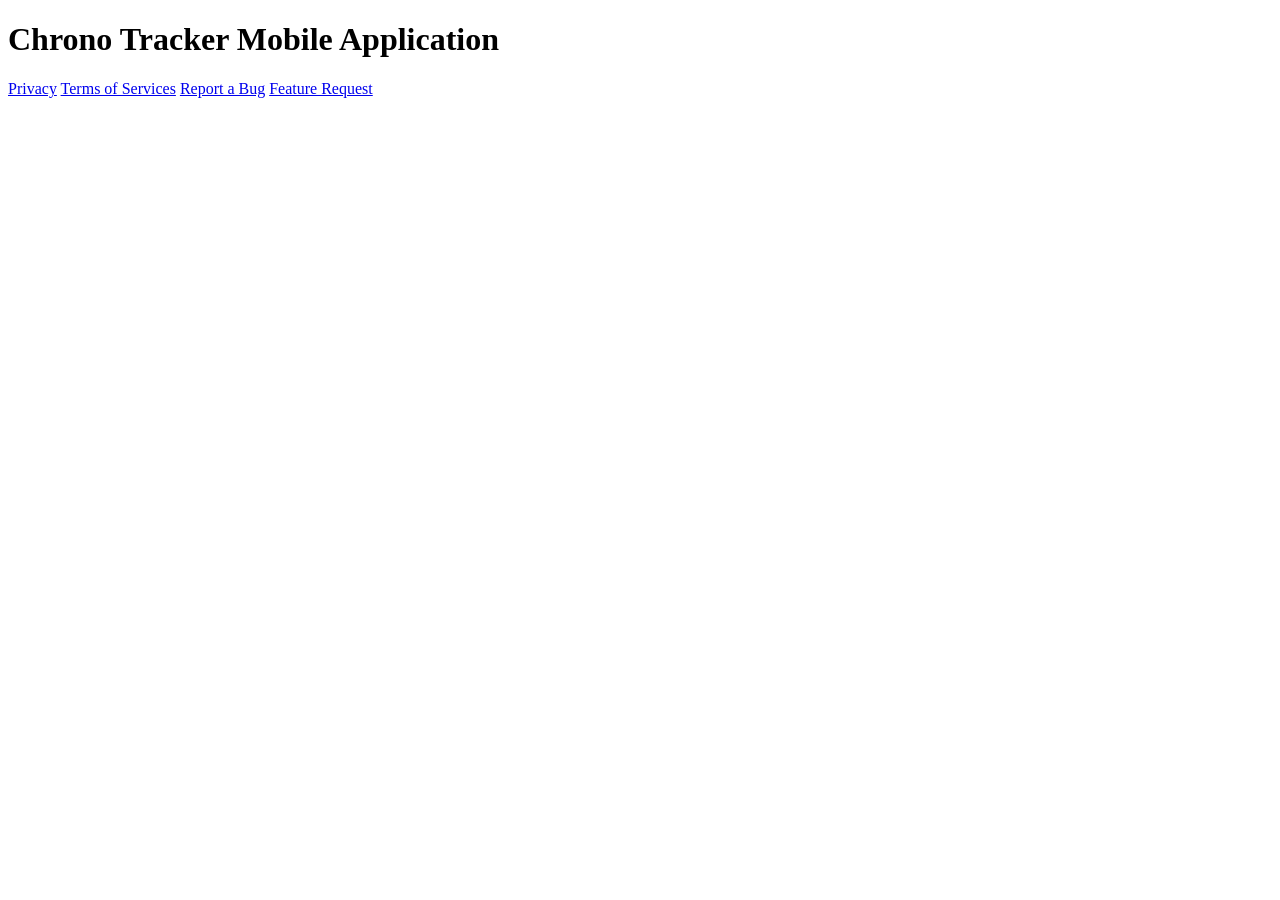
<file: static/index.html>
<!DOCTYPE html>
<html lang="en">

<head>
  <meta charset="UTF-8" />
  <title>Chrono Mobile Application</title>
  <link rel="icon" href="favicon.ico">
</head>

<body>
  <h1>Chrono Tracker Mobile Application</h1>
  <a href="privacy">Privacy</a>
  <a href="terms">Terms of Services</a>
  <a href="report">Report a Bug</a>
  <a href="feature">Feature Request</a>
</body>

</html>
</file>
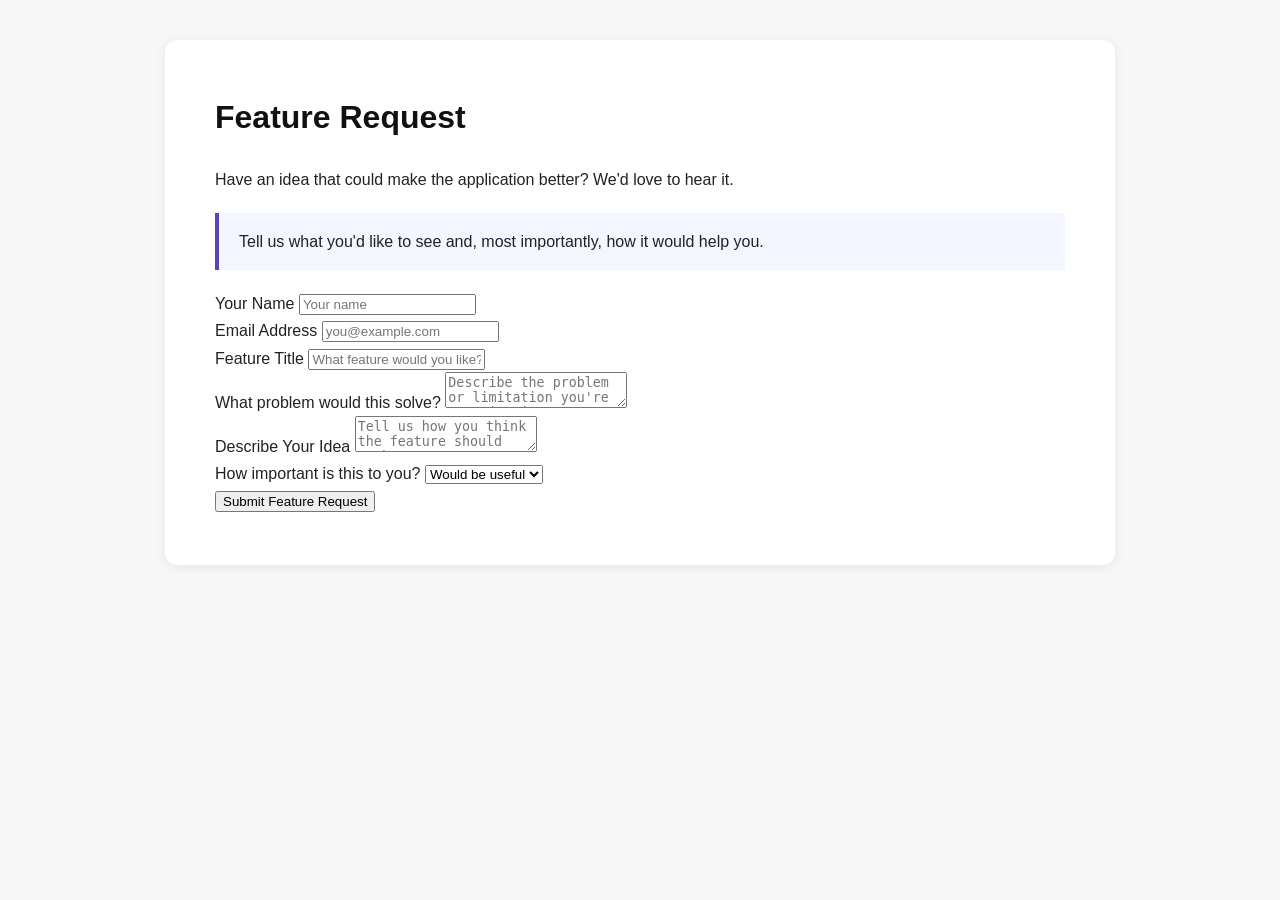
<file: static/feature.html>
<!DOCTYPE html>
<html lang="en">

<head>
  <meta charset="UTF-8" />
  <title>Feature Request</title>
  <link rel="icon" href="favicon.ico">
  <link rel="stylesheet" href="style.css">
  <script src="forms.js"></script>
</head>

<body>
  <main class="container">
    <h1>Feature Request</h1>

    <p class="description">
      Have an idea that could make the application better? We'd love to hear it.
    </p>

    <div class="notice">
      Tell us what you'd like to see and, most importantly, how it would help you.
    </div>

    <form id="feature-form">

      <div class="form-group">
        <label for="name">Your Name</label>
        <input type="text" id="name" name="name" placeholder="Your name">
      </div>

      <div class="form-group">
        <label for="email">Email Address</label>
        <input type="email" id="email" name="email" placeholder="you@example.com">
      </div>

      <div class="form-group">
        <label for="title">Feature Title</label>
        <input type="text" id="title" name="title" placeholder="What feature would you like?" required>
      </div>

      <div class="form-group">
        <label for="problem">What problem would this solve?</label>
        <textarea id="problem" name="problem" placeholder="Describe the problem or limitation you're experiencing..."
          required></textarea>
      </div>

      <div class="form-group">
        <label for="feature">Describe Your Idea</label>
        <textarea id="feature" name="feature" placeholder="Tell us how you think the feature should work..."
          required></textarea>
      </div>

      <div class="form-group">
        <label for="priority">How important is this to you?</label>
        <select id="priority" name="priority">
          <option value="low">Nice to have</option>
          <option value="medium" selected>Would be useful</option>
          <option value="high">Very important</option>
        </select>
      </div>

      <button type="submit">Submit Feature Request</button>

    </form>
  </main>
</body>

</html>
</file>
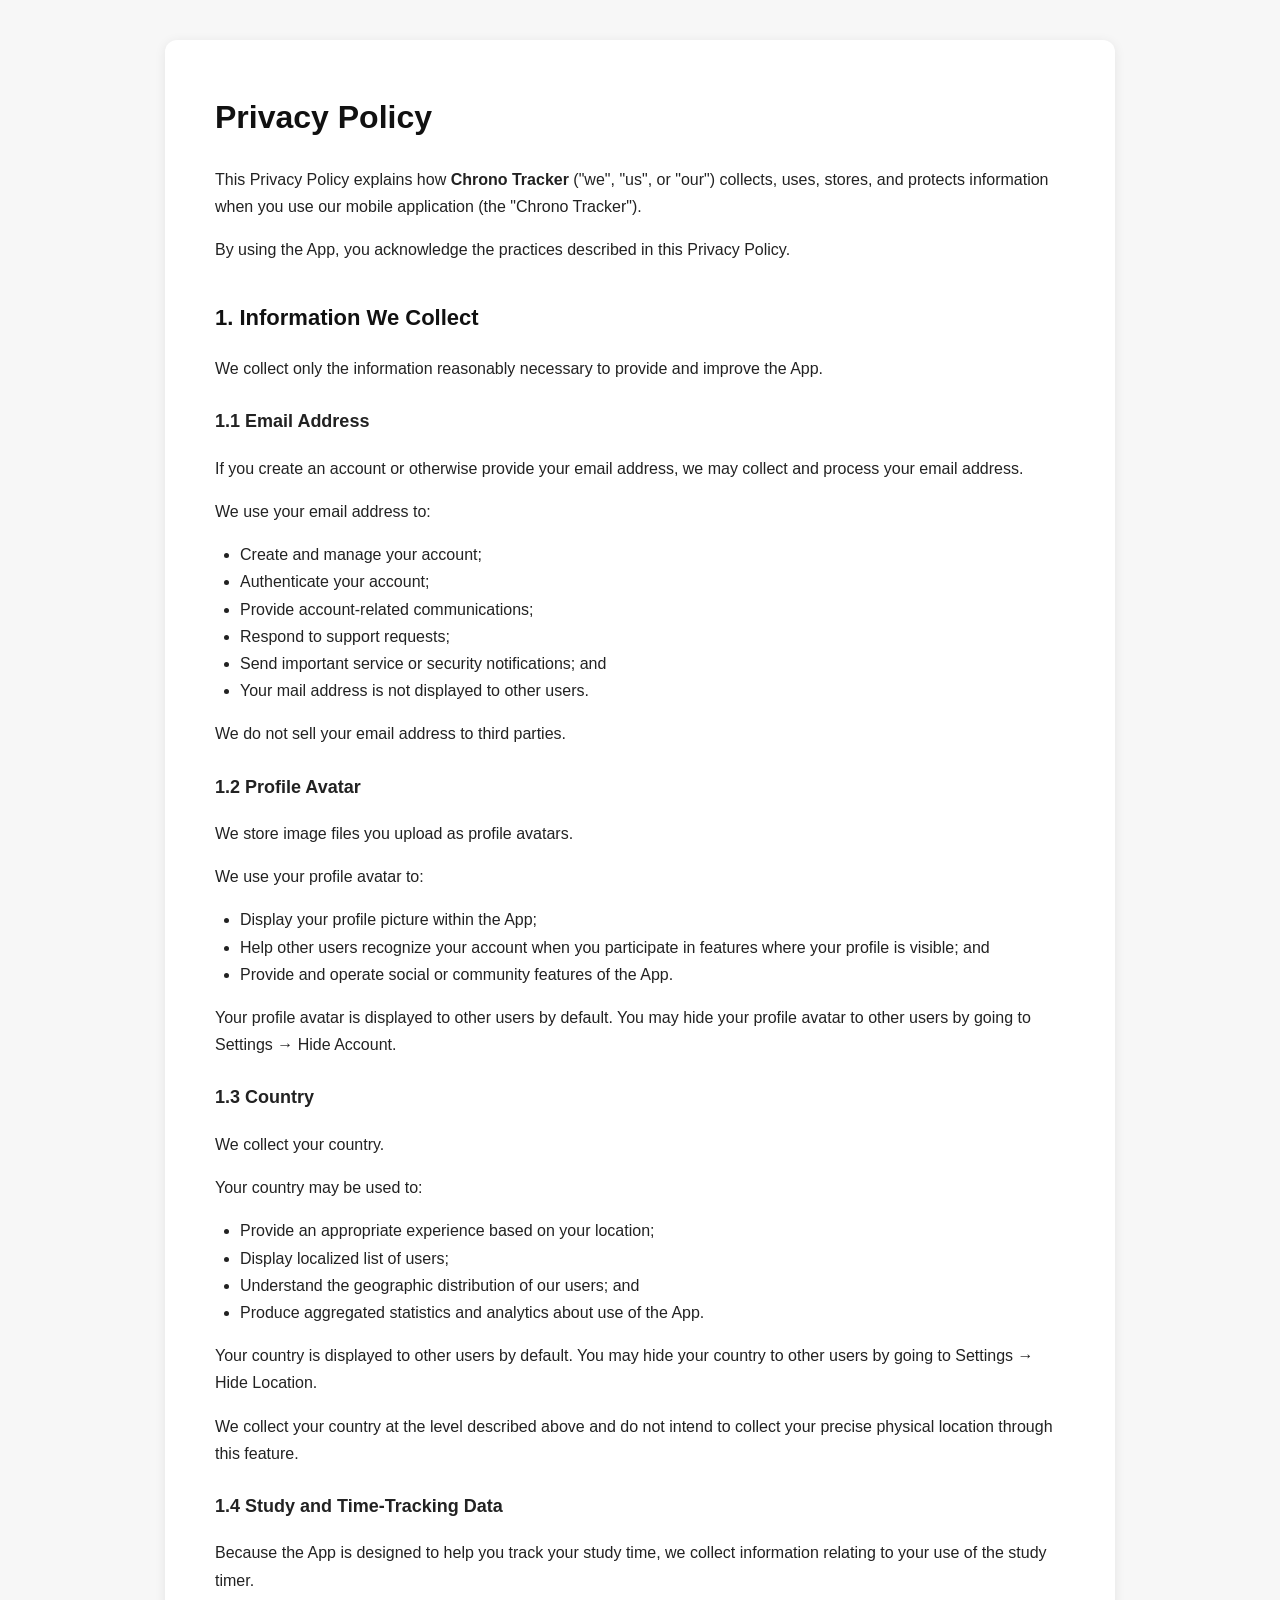
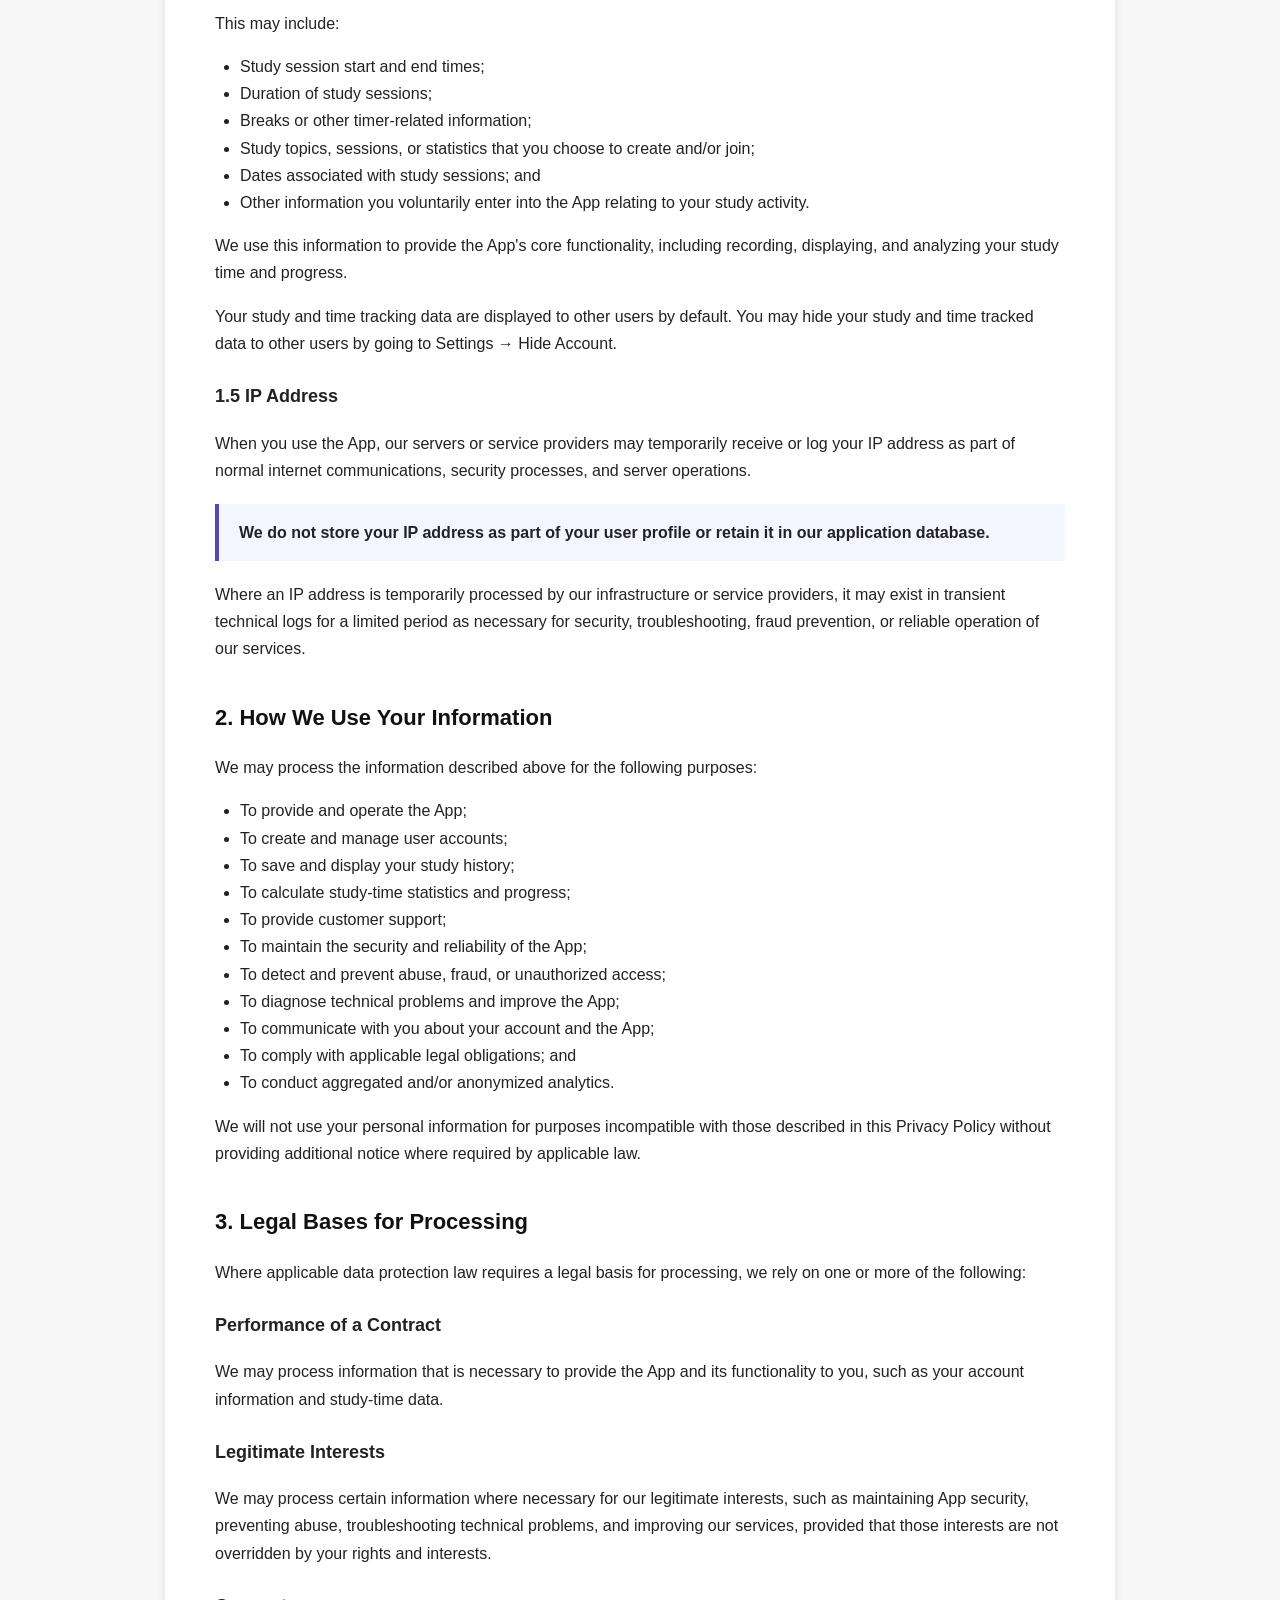
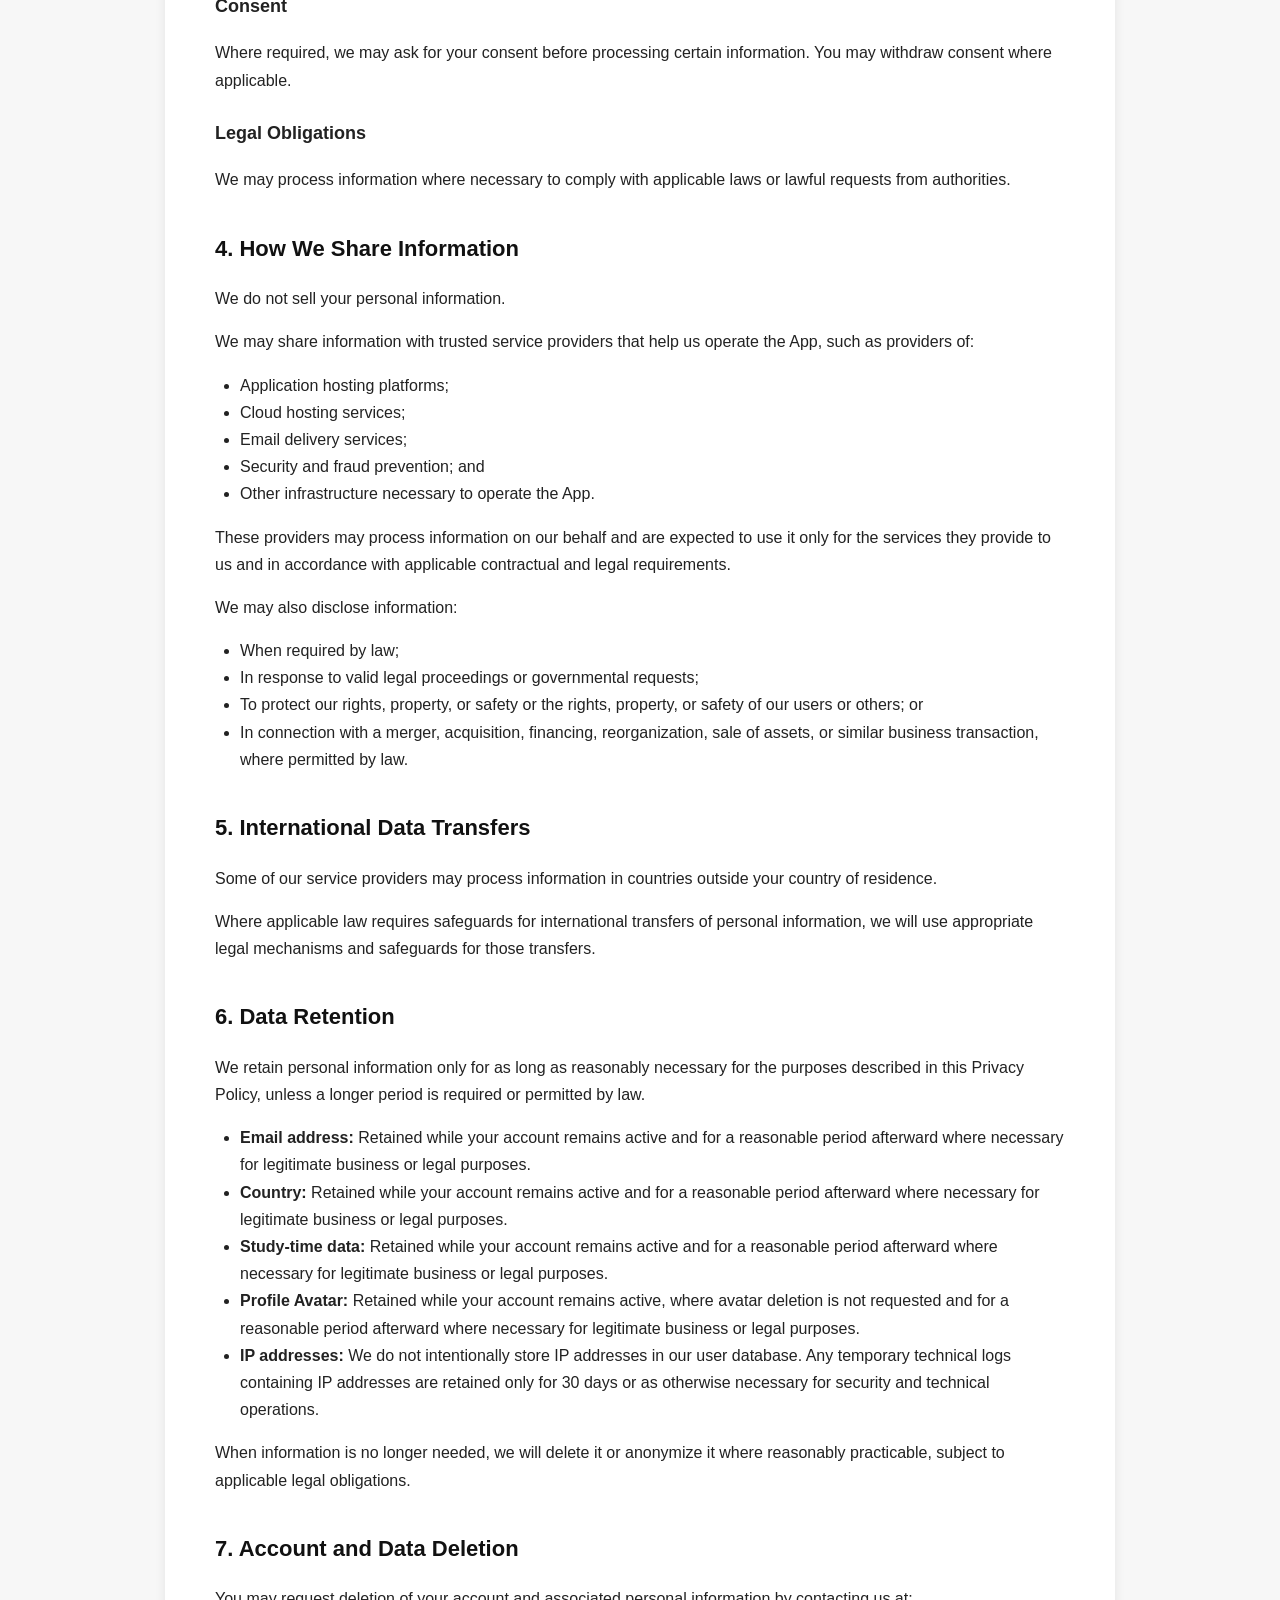
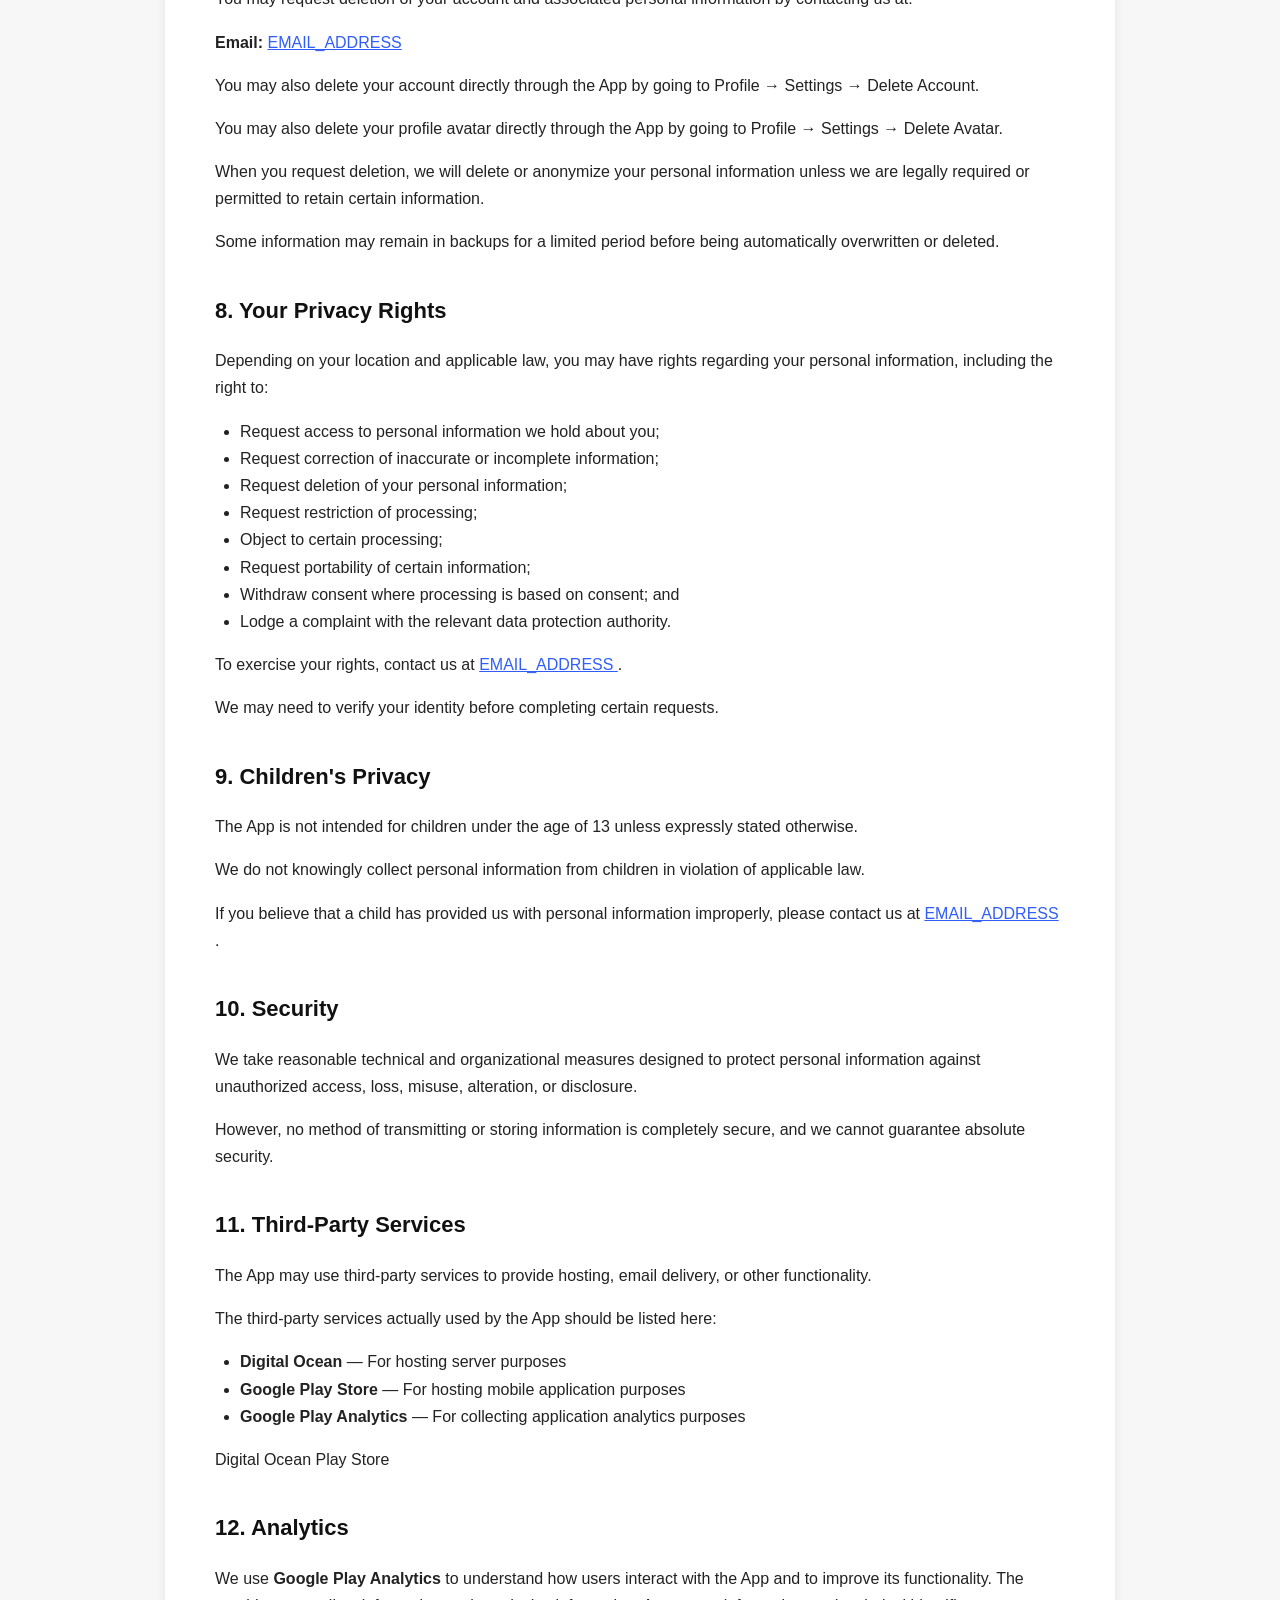
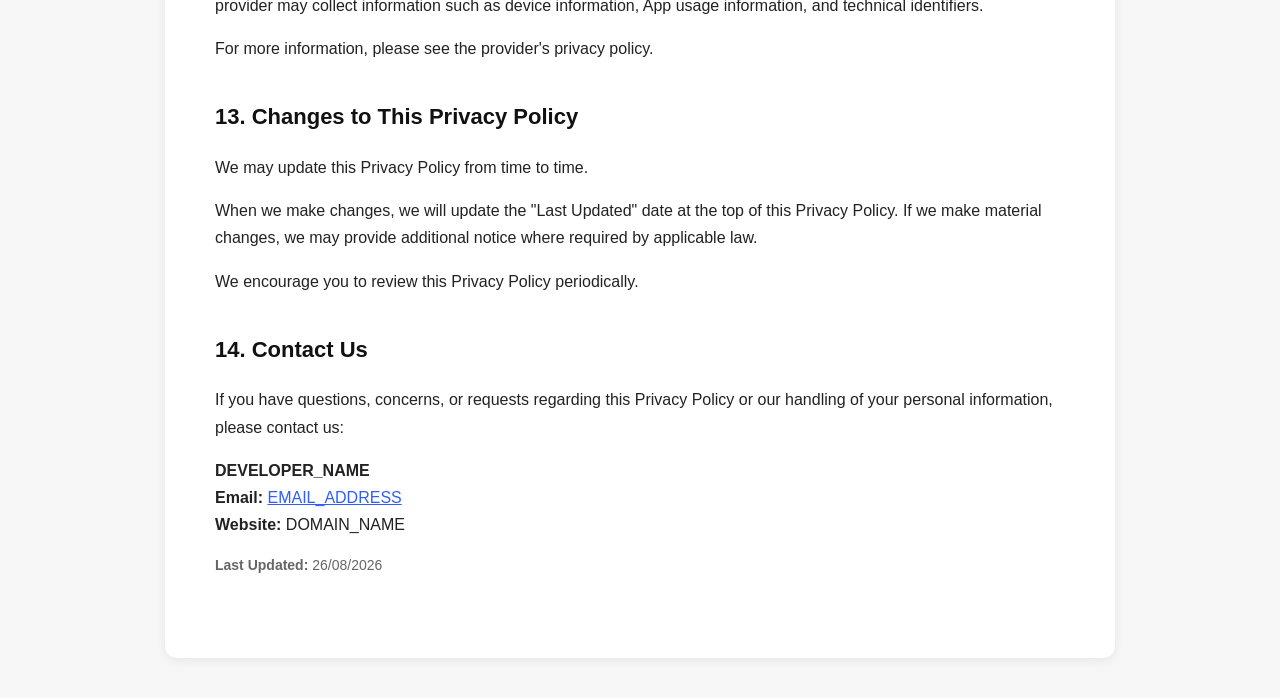
<file: static/privacy.html>
<!DOCTYPE html>
<html lang="en">

<head>
  <meta charset="UTF-8" />
  <title>Privacy Policy</title>
  <link rel="icon" href="favicon.ico">
  <link rel="stylesheet" href="style.css">
  <title>Privacy Policy</title>
</head>

<body>
  <main class="container">

    <h1>Privacy Policy</h1>

    <p>
      This Privacy Policy explains how <strong>Chrono Tracker</strong>
      ("we", "us", or "our") collects, uses, stores, and protects
      information when you use our mobile application (the "Chrono Tracker").
    </p>

    <p>
      By using the App, you acknowledge the practices described in
      this Privacy Policy.
    </p>

    <h2>1. Information We Collect</h2>

    <p>
      We collect only the information reasonably necessary to provide
      and improve the App.
    </p>

    <h3>1.1 Email Address</h3>

    <p>
      If you create an account or otherwise provide your email address,
      we may collect and process your email address.
    </p>

    <p>We use your email address to:</p>

    <ul>
      <li>Create and manage your account;</li>
      <li>Authenticate your account;</li>
      <li>Provide account-related communications;</li>
      <li>Respond to support requests;</li>
      <li>Send important service or security notifications; and</li>
      <li>Your mail address is not displayed to other users.
      </li>
    </ul>

    <p>
      We do not sell your email address to third parties.
    </p>

    <h3>1.2 Profile Avatar</h3>

    <p>
      We store image files you upload as profile avatars.
    </p>

    <p>We use your profile avatar to:</p>

    <ul>
      <li>Display your profile picture within the App;</li>
      <li>Help other users recognize your account when you participate
        in features where your profile is visible; and</li>
      <li>Provide and operate social or community features of the App.</li>
    </ul>

    <p>Your profile avatar is displayed to other users by default.
      You may hide your profile avatar to other users by going to Settings &rarr; Hide Account.

    <h3>1.3 Country</h3>

    <p>
      We collect your country.
    </p>

    <p>Your country may be used to:</p>

    <ul>
      <li>Provide an appropriate experience based on your location;</li>
      <li>Display localized list of users;</li>
      <li>Understand the geographic distribution of our users; and</li>
      <li>
        Produce aggregated statistics and analytics about use of the App.
      </li>
    </ul>

    <p>Your country is displayed to other users by default.
      You may hide your country to other users by going to Settings &rarr; Hide Location.
    <p>

    <p>
      We collect your country at the level described above and do not
      intend to collect your precise physical location through this feature.
    </p>

    <h3>1.4 Study and Time-Tracking Data</h3>

    <p>
      Because the App is designed to help you track your study time,
      we collect information relating to your use of the study timer.
    </p>

    <p>This may include:</p>

    <ul>
      <li>Study session start and end times;</li>
      <li>Duration of study sessions;</li>
      <li>Breaks or other timer-related information;</li>
      <li>Study topics, sessions, or statistics that you choose to create and/or join;</li>
      <li>Dates associated with study sessions; and</li>
      <li>
        Other information you voluntarily enter into the App relating
        to your study activity.
      </li>
    </ul>

    <p>
      We use this information to provide the App's core functionality,
      including recording, displaying, and analyzing your study time
      and progress.
    </p>


    <p>Your study and time tracking data are displayed to other users by default.
      You may hide your study and time tracked data to other users by going to Settings &rarr; Hide Account.
    <p>

    <h3>1.5 IP Address</h3>

    <p>
      When you use the App, our servers or service providers may
      temporarily receive or log your IP address as part of normal
      internet communications, security processes, and server operations.
    </p>

    <div class="notice">
      <strong>
        We do not store your IP address as part of your user profile
        or retain it in our application database.
      </strong>
    </div>

    <p>
      Where an IP address is temporarily processed by our infrastructure
      or service providers, it may exist in transient technical logs
      for a limited period as necessary for security, troubleshooting,
      fraud prevention, or reliable operation of our services.
    </p>

    <h2>2. How We Use Your Information</h2>

    <p>We may process the information described above for the following purposes:</p>

    <ul>
      <li>To provide and operate the App;</li>
      <li>To create and manage user accounts;</li>
      <li>To save and display your study history;</li>
      <li>To calculate study-time statistics and progress;</li>
      <li>To provide customer support;</li>
      <li>To maintain the security and reliability of the App;</li>
      <li>To detect and prevent abuse, fraud, or unauthorized access;</li>
      <li>To diagnose technical problems and improve the App;</li>
      <li>To communicate with you about your account and the App;</li>
      <li>To comply with applicable legal obligations; and</li>
      <li> To conduct aggregated and/or anonymized analytics.</li>
    </ul>

    <p>
      We will not use your personal information for purposes
      incompatible with those described in this Privacy Policy
      without providing additional notice where required by applicable law.
    </p>

    <h2>3. Legal Bases for Processing</h2>

    <p>
      Where applicable data protection law requires a legal basis for
      processing, we rely on one or more of the following:
    </p>

    <h3>Performance of a Contract</h3>

    <p>
      We may process information that is necessary to provide the App
      and its functionality to you, such as your account information
      and study-time data.
    </p>

    <h3>Legitimate Interests</h3>

    <p>
      We may process certain information where necessary for our
      legitimate interests, such as maintaining App security,
      preventing abuse, troubleshooting technical problems, and
      improving our services, provided that those interests are not
      overridden by your rights and interests.
    </p>

    <h3>Consent</h3>

    <p>
      Where required, we may ask for your consent before processing
      certain information. You may withdraw consent where applicable.
    </p>

    <h3>Legal Obligations</h3>

    <p>
      We may process information where necessary to comply with
      applicable laws or lawful requests from authorities.
    </p>

    <h2>4. How We Share Information</h2>

    <p>
      We do not sell your personal information.
    </p>

    <p>
      We may share information with trusted service providers that
      help us operate the App, such as providers of:
    </p>

    <ul>
      <li>Application hosting platforms;</li>
      <li>Cloud hosting services;</li>
      <li>Email delivery services;</li>
      <li>Security and fraud prevention; and</li>
      <li>Other infrastructure necessary to operate the App.</li>
    </ul>

    <p>
      These providers may process information on our behalf and are
      expected to use it only for the services they provide to us
      and in accordance with applicable contractual and legal requirements.
    </p>

    <p>We may also disclose information:</p>

    <ul>
      <li>When required by law;</li>
      <li>
        In response to valid legal proceedings or governmental requests;
      </li>
      <li>
        To protect our rights, property, or safety or the rights,
        property, or safety of our users or others; or
      </li>
      <li>
        In connection with a merger, acquisition, financing,
        reorganization, sale of assets, or similar business transaction,
        where permitted by law.
      </li>
    </ul>

    <h2>5. International Data Transfers</h2>

    <p>
      Some of our service providers may process information in countries
      outside your country of residence.
    </p>

    <p>
      Where applicable law requires safeguards for international transfers
      of personal information, we will use appropriate legal mechanisms
      and safeguards for those transfers.
    </p>

    <h2>6. Data Retention</h2>

    <p>
      We retain personal information only for as long as reasonably
      necessary for the purposes described in this Privacy Policy,
      unless a longer period is required or permitted by law.
    </p>

    <ul>
      <li>
        <strong>Email address:</strong>
        Retained while your account remains
        active and for a reasonable period afterward where necessary
        for legitimate business or legal purposes.
      </li>

      <li>
        <strong>Country:</strong>
        Retained while your account remains
        active and for a reasonable period afterward where necessary
        for legitimate business or legal purposes.
      </li>

      <li>
        <strong>Study-time data:</strong>
        Retained while your account remains
        active and for a reasonable period afterward where necessary
        for legitimate business or legal purposes.
      </li>

      <li>
        <strong>Profile Avatar:</strong>
        Retained while your account remains
        active, where avatar deletion is not requested and for a reasonable period afterward where necessary
        for legitimate business or legal purposes.
      </li>

      <li>
        <strong>IP addresses:</strong>
        We do not intentionally store IP addresses in our user database.
        Any temporary technical logs containing IP addresses are retained
        only for 30 days or as otherwise necessary for
        security and technical operations.
      </li>
    </ul>

    <p>
      When information is no longer needed, we will delete it or
      anonymize it where reasonably practicable, subject to applicable
      legal obligations.
    </p>

    <h2>7. Account and Data Deletion</h2>

    <p>
      You may request deletion of your account and associated personal
      information by contacting us at:
    </p>

    <p>
      <strong>Email:</strong>
      <a href="mailto:EMAIL_ADDRESS">
        EMAIL_ADDRESS
      </a>
    </p>

    <p>
      You may also delete your account directly through
      the App by going to Profile &rarr; Settings &rarr; Delete Account.
    </p>

    <p>
      You may also delete your profile avatar directly through
      the App by going to Profile &rarr; Settings &rarr; Delete Avatar.
    </p>

    <p>
      When you request deletion, we will delete or anonymize your
      personal information unless we are legally required or permitted
      to retain certain information.
    </p>

    <p>
      Some information may remain in backups for a limited period
      before being automatically overwritten or deleted.
    </p>

    <h2>8. Your Privacy Rights</h2>

    <p>
      Depending on your location and applicable law, you may have
      rights regarding your personal information, including the right to:
    </p>

    <ul>
      <li>Request access to personal information we hold about you;</li>
      <li>Request correction of inaccurate or incomplete information;</li>
      <li>Request deletion of your personal information;</li>
      <li>Request restriction of processing;</li>
      <li>Object to certain processing;</li>
      <li>Request portability of certain information;</li>
      <li>Withdraw consent where processing is based on consent; and</li>
      <li>
        Lodge a complaint with the relevant data protection authority.
      </li>
    </ul>

    <p>
      To exercise your rights, contact us at
      <a href="mailto:EMAIL_ADDRESS">
        EMAIL_ADDRESS
      </a>.
    </p>

    <p>
      We may need to verify your identity before completing certain requests.
    </p>

    <h2>9. Children's Privacy</h2>

    <p>
      The App is not intended for children under the age of 13
      unless expressly stated otherwise.
    </p>

    <p>
      We do not knowingly collect personal information from children
      in violation of applicable law.
    </p>

    <p>
      If you believe that a child has provided us with personal
      information improperly, please contact us at
      <a href="mailto:EMAIL_ADDRESS">
        EMAIL_ADDRESS
      </a>.
    </p>

    <h2>10. Security</h2>

    <p>
      We take reasonable technical and organizational measures
      designed to protect personal information against unauthorized
      access, loss, misuse, alteration, or disclosure.
    </p>

    <p>
      However, no method of transmitting or storing information is
      completely secure, and we cannot guarantee absolute security.
    </p>

    <h2>11. Third-Party Services</h2>

    <p>
      The App may use third-party services to provide hosting, email delivery,
      or other functionality.
    </p>

    <p>The third-party services actually used by the App should be listed here:</p>

    <ul>
      <li><strong>Digital Ocean</strong> — For hosting server purposes</li>
      <li><strong>Google Play Store</strong> — For hosting mobile application purposes</li>
      <li><strong>Google Play Analytics</strong> — For collecting application analytics purposes</li>
    </ul>

    <p>
      Digital Ocean
      Play Store
    </p>

    <h2>12. Analytics</h2>

    <p>
      We use <strong>Google Play Analytics</strong> to understand how
      users interact with the App and to improve its functionality.
      The provider may collect information such as device information,
      App usage information, and technical identifiers.
    </p>

    <p>
      For more information, please see the provider's privacy policy.
    </p>

    <h2>13. Changes to This Privacy Policy</h2>

    <p>
      We may update this Privacy Policy from time to time.
    </p>

    <p>
      When we make changes, we will update the "Last Updated" date
      at the top of this Privacy Policy. If we make material changes,
      we may provide additional notice where required by applicable law.
    </p>

    <p>
      We encourage you to review this Privacy Policy periodically.
    </p>

    <h2>14. Contact Us</h2>

    <p>
      If you have questions, concerns, or requests regarding this
      Privacy Policy or our handling of your personal information,
      please contact us:
    </p>

    <p>
      <strong>DEVELOPER_NAME</strong><br>
      <strong>Email:</strong>
      <a href="mailto:EMAIL_ADDRESS">
        EMAIL_ADDRESS
      </a><br>
      <strong>Website:</strong> DOMAIN_NAME<br>
    </p>

    <p class="updated">
      <strong>Last Updated:</strong> 26/08/2026
    </p>

  </main>
</body>

</html>
</file>
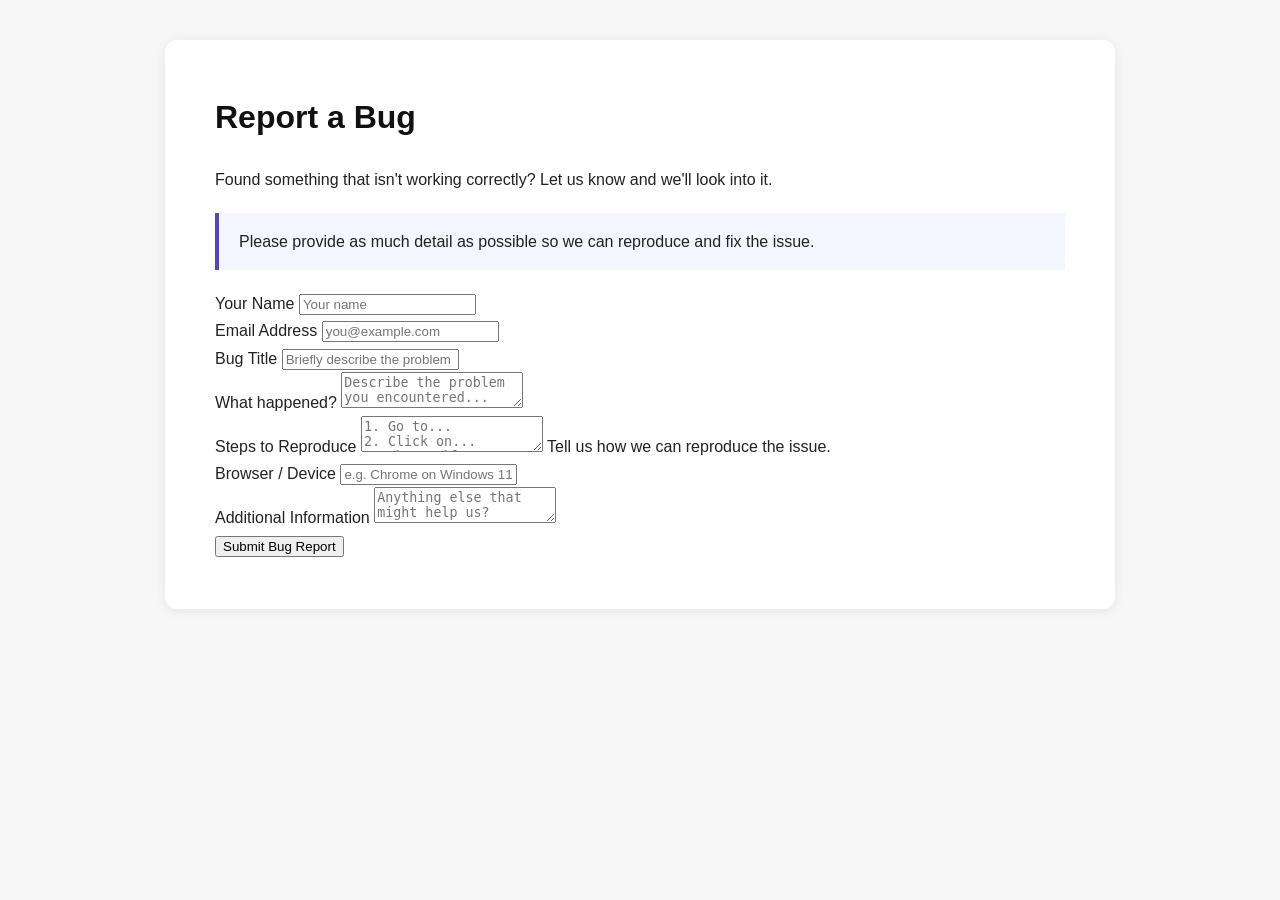
<file: static/report.html>
<!DOCTYPE html>
<html lang="en">

<head>
  <meta charset="UTF-8" />
  <title>Report a Bug</title>
  <link rel="icon" href="favicon.ico">
  <link rel="stylesheet" href="style.css">
  <script src="forms.js"></script>
</head>

<body>
  <main class="container">
    <h1>Report a Bug</h1>

    <p class="description">
      Found something that isn't working correctly? Let us know and we'll look into it.
    </p>

    <div class="notice">
      Please provide as much detail as possible so we can reproduce and fix the issue.
    </div>

    <form id="report-form">

      <div class="form-group">
        <label for="name">Your Name</label>
        <input type="text" id="name" name="name" placeholder="Your name">
      </div>

      <div class="form-group">
        <label for="email">Email Address</label>
        <input type="email" id="email" name="email" placeholder="you@example.com">
      </div>

      <div class="form-group">
        <label for="title">Bug Title</label>
        <input type="text" id="title" name="title" placeholder="Briefly describe the problem" required>
      </div>

      <div class="form-group">
        <label for="description">What happened?</label>
        <textarea id="description" name="description" placeholder="Describe the problem you encountered..."
          required></textarea>
      </div>

      <div class="form-group">
        <label for="steps">Steps to Reproduce</label>
        <textarea id="steps" name="steps"
          placeholder="1. Go to...&#10;2. Click on...&#10;3. The problem occurs..."></textarea>
        <span class="help">Tell us how we can reproduce the issue.</span>
      </div>

      <div class="form-group">
        <label for="environment">Browser / Device</label>
        <input type="text" id="environment" name="environment" placeholder="e.g. Chrome on Windows 11">
      </div>

      <div class="form-group">
        <label for="additional">Additional Information</label>
        <textarea id="additional" name="additional" placeholder="Anything else that might help us?"></textarea>
      </div>

      <button type="submit">Submit Bug Report</button>

    </form>
  </main>
</body>

</html>
</file>
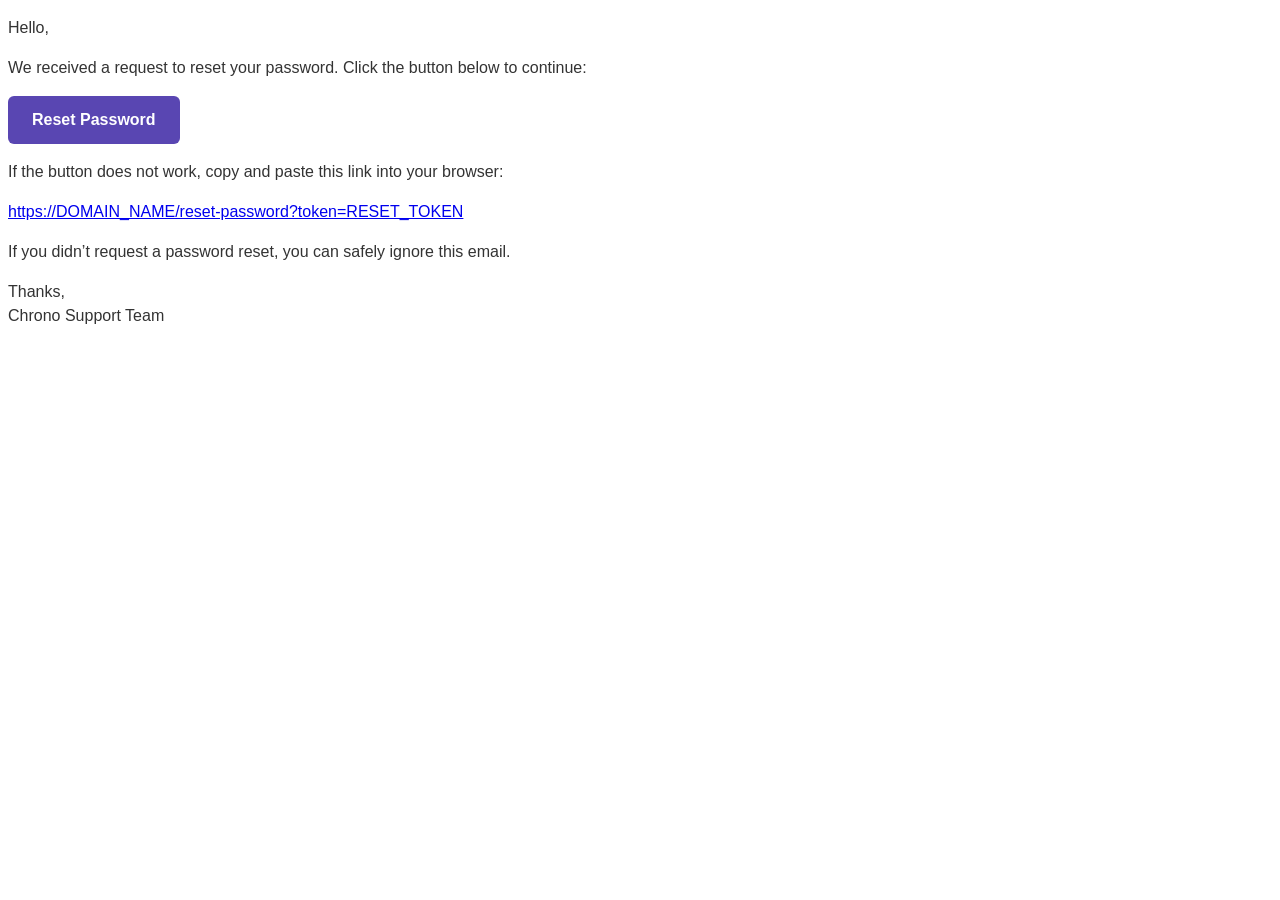
<file: static/reset-password.html>
<!DOCTYPE html>
<html lang="en">

<head>
  <meta charset="UTF-8">
  <title>Password Reset</title>
</head>

<body style="font-family: Arial, sans-serif; color: #333; line-height: 1.5;">
  <p>Hello,</p>

  <p>We received a request to reset your password. Click the button below to continue:</p>

  <p>
    <a href="https://DOMAIN_NAME/reset-password?token=RESET_TOKEN" style="
        display: inline-block;
        padding: 12px 24px;
        background-color: #5946b2;
        color: #ffffff;
        text-decoration: none;
        border-radius: 6px;
        font-weight: bold;
      ">
      Reset Password
    </a>
  </p>

  <p>If the button does not work, copy and paste this link into your browser:</p>

  <p>
    <a href="https://DOMAIN_NAME/reset-password?token=RESET_TOKEN">
      https://DOMAIN_NAME/reset-password?token=RESET_TOKEN
    </a>
  </p>

  <p>If you didn’t request a password reset, you can safely ignore this email.</p>

  <p>Thanks,<br>Chrono Support Team</p>
</body>

</html>
</file>
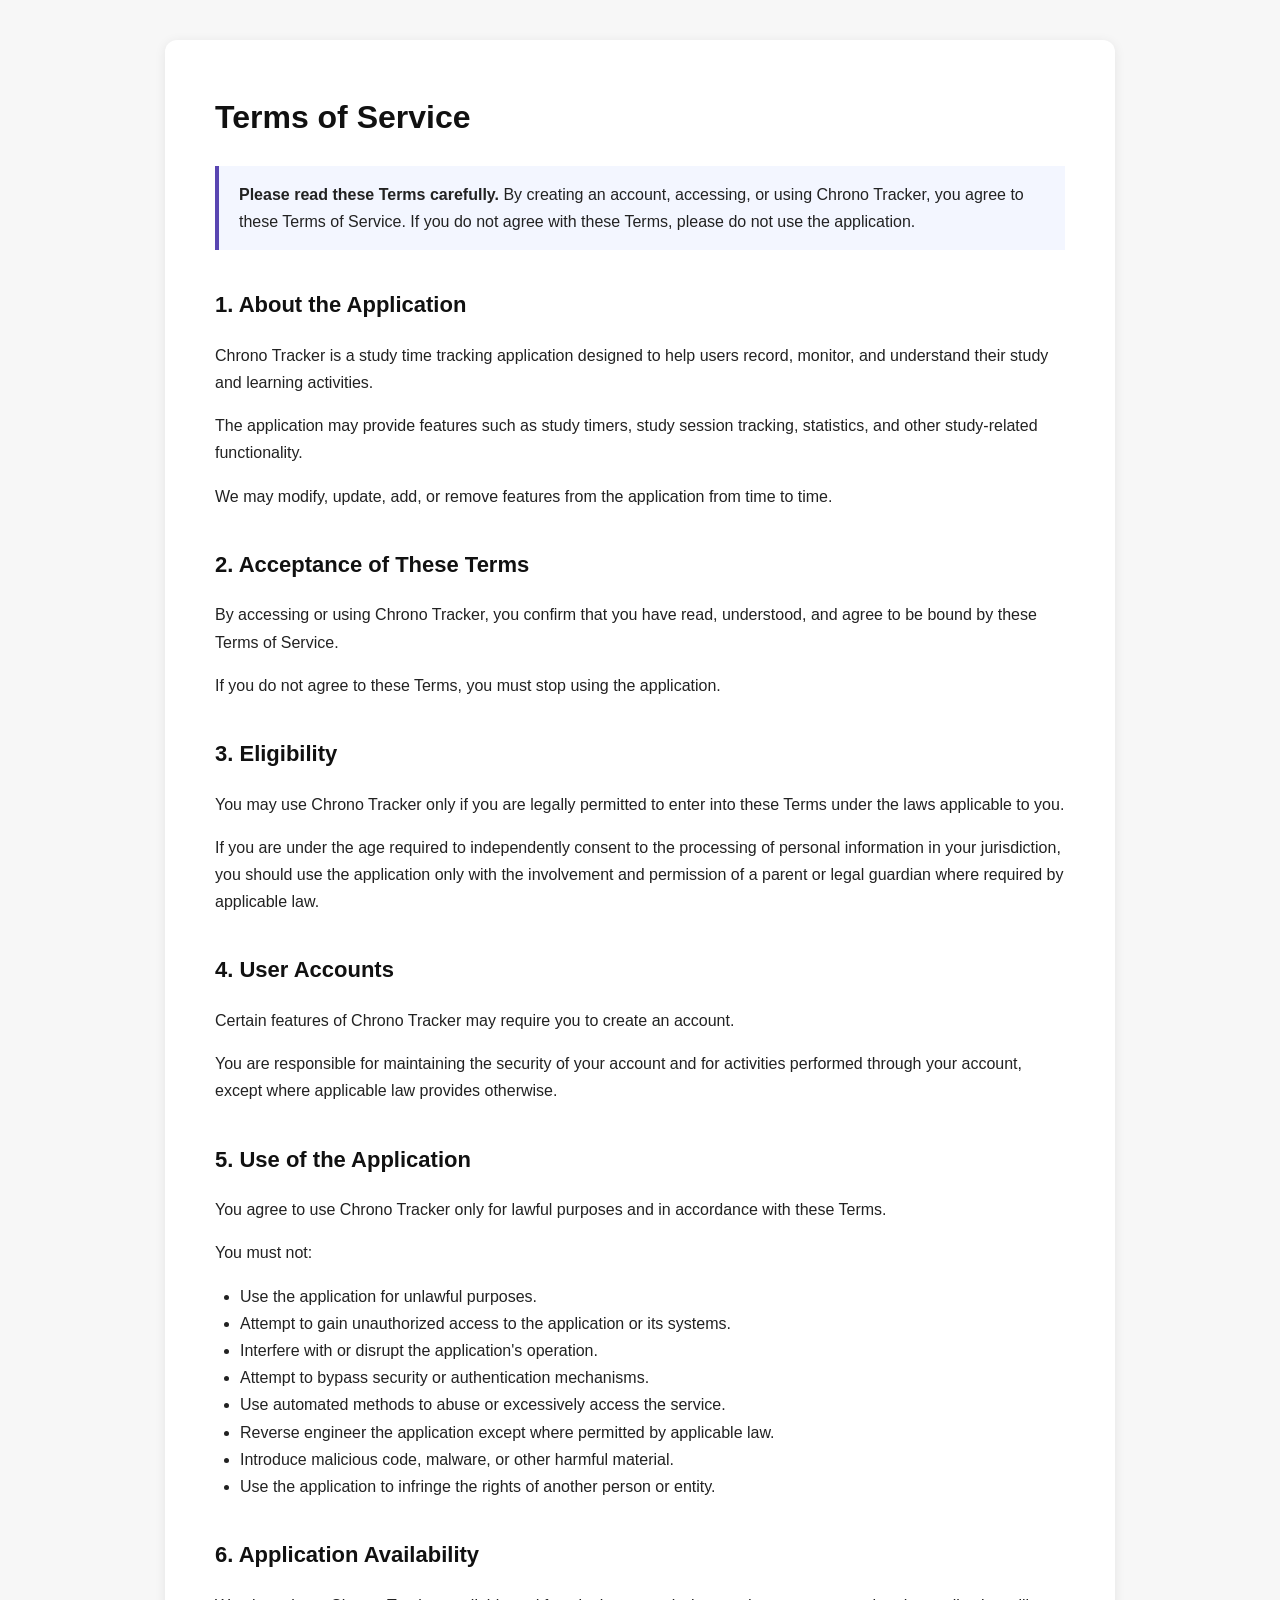
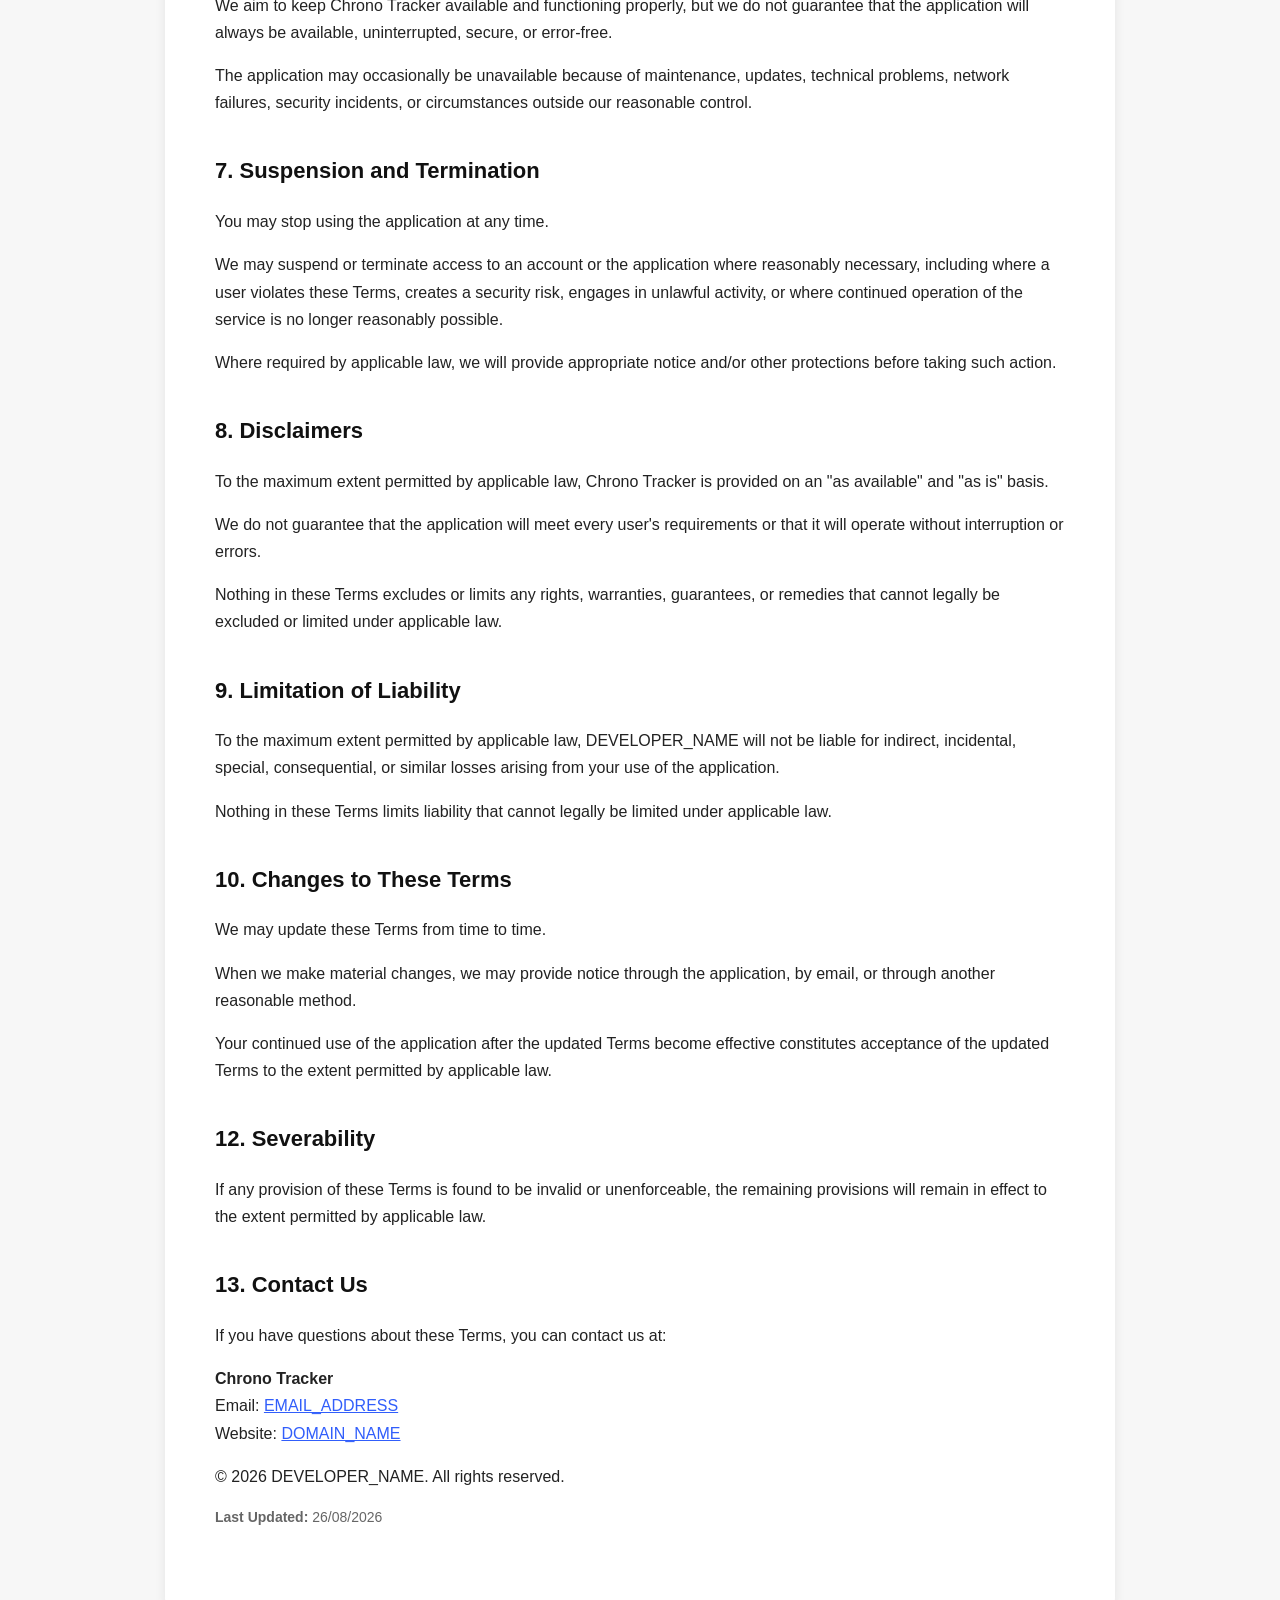
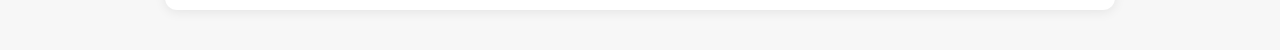
<file: static/terms.html>
<!DOCTYPE html>
<html lang="en">

<head>
  <meta charset="UTF-8" />
  <title>Terms of Service</title>
  <link rel="icon" href="favicon.ico">
  <link rel="stylesheet" href="style.css">
  <title>Terms of Service</title>
</head>

<body>
  <main class="container">
    <h1>Terms of Service</h1>

    <div class="notice"> <strong>Please read these Terms carefully.</strong> By creating an account, accessing, or using
      Chrono Tracker, you agree to these Terms of Service. If you do not agree with these Terms, please do not use the
      application. </div>

    <h2>1. About the Application</h2>

    <p> Chrono Tracker is a study time tracking application designed to help users record, monitor, and understand their
      study and learning activities. </p>
    <p> The application may provide features such as study timers, study session tracking, statistics, and other
      study-related functionality. </p>
    <p> We may modify, update, add, or remove features from the application from time to time. </p>

    <h2>2. Acceptance of These Terms</h2>

    <p> By accessing or using Chrono Tracker, you confirm that you have read, understood, and agree to be bound by these
      Terms of Service. </p>
    <p> If you do not agree to these Terms, you must stop using the application. </p>

    <h2>3. Eligibility</h2>

    <p> You may use Chrono Tracker only if you are legally permitted to enter into these Terms under the laws applicable
      to
      you. </p>
    <p> If you are under the age required to independently consent to the processing of personal information in your
      jurisdiction, you should use the application only with the involvement and permission of a parent or legal
      guardian where required by applicable law. </p>

    <h2>4. User Accounts</h2>

    <p> Certain features of Chrono Tracker may require you to create an account. </p>
    <p> You are responsible for maintaining the security of your account and for activities performed through your
      account, except where applicable law provides otherwise. </p>

    <h2>5. Use of the Application</h2>

    <p> You agree to use Chrono Tracker only for lawful purposes and in accordance with these Terms. </p>
    <p>You must not:</p>
    <ul>
      <li>Use the application for unlawful purposes.</li>
      <li>Attempt to gain unauthorized access to the application or its systems.</li>
      <li>Interfere with or disrupt the application's operation.</li>
      <li>Attempt to bypass security or authentication mechanisms.</li>
      <li>Use automated methods to abuse or excessively access the service.</li>
      <li>Reverse engineer the application except where permitted by applicable law.</li>
      <li>Introduce malicious code, malware, or other harmful material.</li>
      <li>Use the application to infringe the rights of another person or entity.</li>
    </ul>

    <h2>6. Application Availability</h2>

    <p> We aim to keep Chrono Tracker available and functioning properly, but we do not guarantee that the application
      will
      always be available, uninterrupted, secure, or error-free. </p>
    <p> The application may occasionally be unavailable because of maintenance, updates, technical problems, network
      failures, security incidents, or circumstances outside our reasonable control. </p>

    <h2>7. Suspension and Termination</h2>

    <p> You may stop using the application at any time. </p>
    <p> We may suspend or terminate access to an account or the application where reasonably necessary, including where
      a user violates these Terms, creates a security risk, engages in unlawful activity, or where continued operation
      of the service is no longer reasonably possible. </p>
    <p> Where required by applicable law, we will provide appropriate notice and/or other protections before taking such
      action. </p>

    <h2>8. Disclaimers</h2>

    <p> To the maximum extent permitted by applicable law, Chrono Tracker is provided on an "as available" and "as is"
      basis. </p>
    <p> We do not guarantee that the application will meet every user's requirements or that it will operate without
      interruption or errors. </p>
    <p> Nothing in these Terms excludes or limits any rights, warranties, guarantees, or remedies that cannot legally be
      excluded or limited under applicable law. </p>

    <h2>9. Limitation of Liability</h2>

    <p> To the maximum extent permitted by applicable law, DEVELOPER_NAME will not be liable for indirect,
      incidental, special, consequential, or similar losses arising from your use of the application. </p>
    <p> Nothing in these Terms limits liability that cannot legally be limited under applicable law. </p>

    <h2>10. Changes to These Terms</h2>

    <p> We may update these Terms from time to time. </p>
    <p> When we make material changes, we may provide notice through the application, by email, or through another
      reasonable method. </p>
    <p> Your continued use of the application after the updated Terms become effective constitutes acceptance of the
      updated Terms to the extent permitted by applicable law. </p>

    <h2>12. Severability</h2>

    <p> If any provision of these Terms is found to be invalid or unenforceable, the remaining provisions will remain in
      effect to the extent permitted by applicable law. </p>

    <h2>13. Contact Us</h2>

    <p> If you have questions about these Terms, you can contact us at: </p>
    <p> <strong>Chrono Tracker</strong><br> Email: <a href="mailto:EMAIL_ADDRESS">EMAIL_ADDRESS</a><br>
      Website: <a href="DOMAIN_NAME">DOMAIN_NAME</a> </p>

    <footer>
      <p> © 2026 DEVELOPER_NAME. All rights reserved. </p>
      <p class="updated">
        <strong>Last Updated:</strong> 26/08/2026
      </p>
    </footer>
  </main>
</body>

</html>
</file>
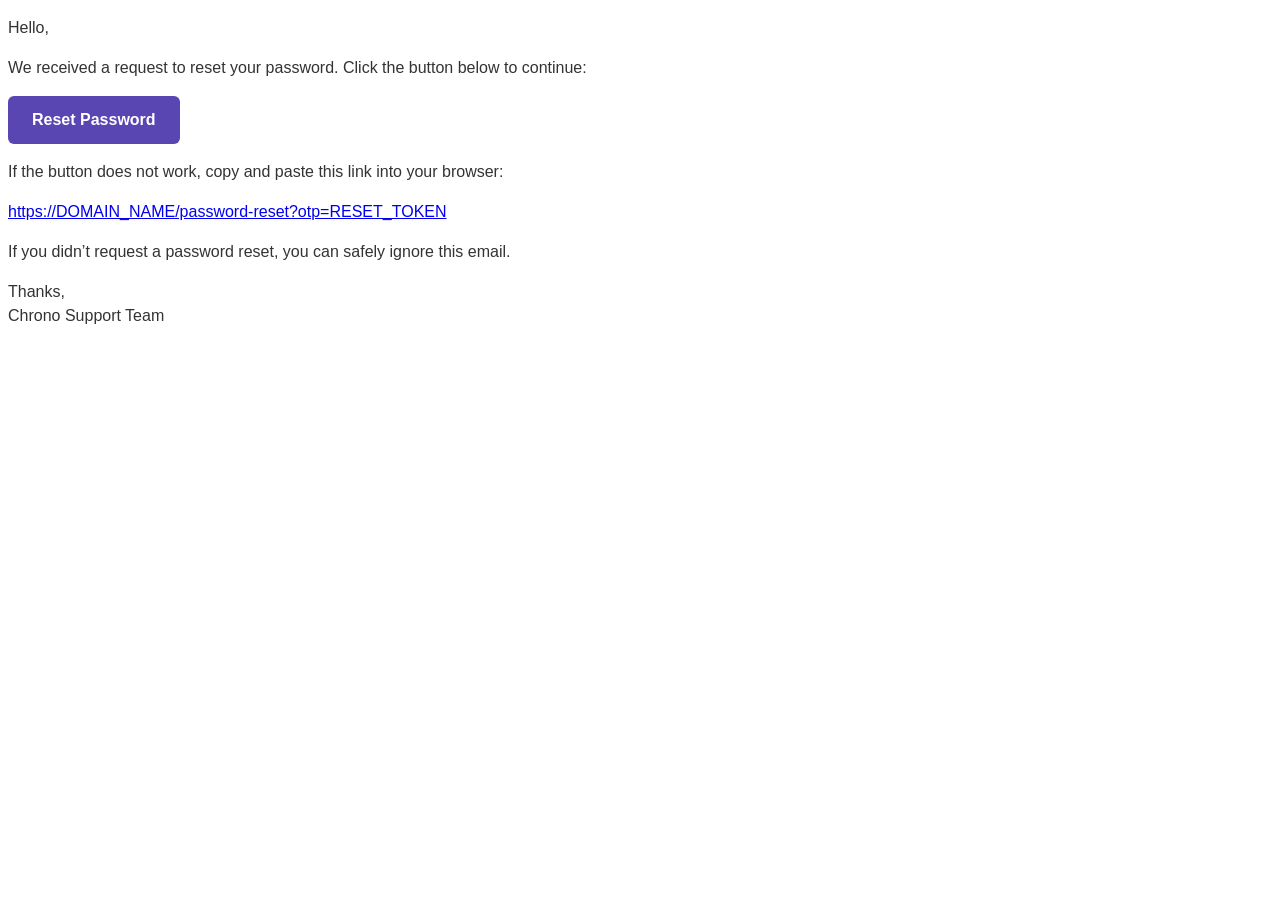
<file: static/mail/password-reset.html>
<!DOCTYPE html>
<html lang="en">

<head>
  <meta charset="UTF-8">
  <title>Password Reset</title>
</head>

<body style="font-family: Arial, sans-serif; color: #333; line-height: 1.5;">
  <p>Hello,</p>

  <p>We received a request to reset your password. Click the button below to continue:</p>

  <p>
    <a href="https://DOMAIN_NAME/password-reset?otp=RESET_TOKEN" style="
        display: inline-block;
        padding: 12px 24px;
        background-color: #5946b2;
        color: #ffffff;
        text-decoration: none;
        border-radius: 6px;
        font-weight: bold;
      ">
      Reset Password
    </a>
  </p>

  <p>If the button does not work, copy and paste this link into your browser:</p>

  <p>
    <a href="https://DOMAIN_NAME/password-reset?otp=RESET_TOKEN">
      https://DOMAIN_NAME/password-reset?otp=RESET_TOKEN
    </a>
  </p>

  <p>If you didn’t request a password reset, you can safely ignore this email.</p>

  <p>Thanks,<br>Chrono Support Team</p>
</body>

</html>
</file>
<file: static/style.css>
body {
  font-family: -apple-system, BlinkMacSystemFont, "Segoe UI", Roboto, Arial, sans-serif;
  line-height: 1.7;
  color: #222;
  background: #f7f7f7;
  margin: 0;
  padding: 0;
}

.container {
  max-width: 850px;
  margin: 40px auto;
  background: #fff;
  padding: 50px;
  border-radius: 12px;
  box-shadow: 0 2px 12px rgba(0, 0, 0, 0.08);
}

h1 {
  margin-top: 0;
  font-size: 32px;
  color: #111;
}

h2 {
  margin-top: 36px;
  font-size: 22px;
  color: #111;
}

h3 {
  margin-top: 24px;
  font-size: 18px;
}

p,
li {
  font-size: 16px;
}

ul {
  padding-left: 25px;
}

.updated {
  color: #666;
  font-size: 14px;
  margin-bottom: 30px;
}

.notice {
  background: #f3f6ff;
  border-left: 4px solid #5946b2;
  padding: 15px 20px;
  margin: 20px 0;
}

a {
  color: #315efb;
}

@media (max-width: 600px) {
  .container {
    margin: 0;
    padding: 25px 20px;
    border-radius: 0;
  }

  h1 {
    font-size: 28px;
  }
}
</file>
